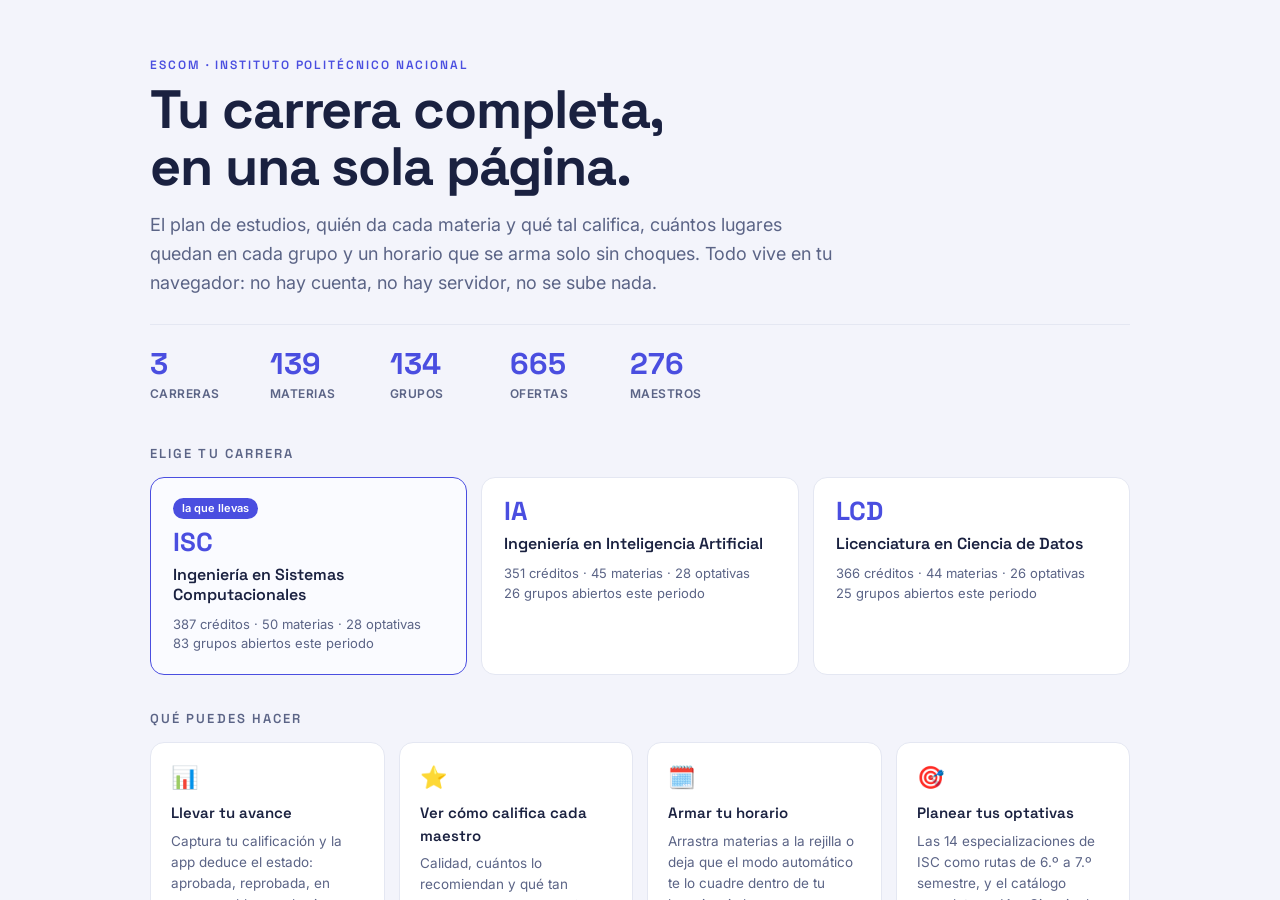
<file: index.html>
<!DOCTYPE html>
<html lang="es">
<head>
  <meta charset="UTF-8">
  <meta name="viewport" content="width=device-width, initial-scale=1.0">
  <title>Avance ESCOM — plan, maestros y horario de ISC, IA y Ciencia de Datos</title>
  <meta name="description" content="Lleva tu avance del plan de estudios de ESCOM-IPN, consulta las calificaciones de 276 maestros y arma tu horario de reinscripción sin choques. Sistemas Computacionales, Inteligencia Artificial y Ciencia de Datos.">
  <meta name="theme-color" content="#f3f4fb" media="(prefers-color-scheme: light)">
  <meta name="theme-color" content="#11131f" media="(prefers-color-scheme: dark)">
  <meta name="color-scheme" content="light dark">
  <meta property="og:type" content="website">
  <meta property="og:title" content="Avance ESCOM — plan, maestros y horario">
  <meta property="og:description" content="Tu avance del plan, las calificaciones de los maestros y tu horario de reinscripción sin choques. ISC, IA y Ciencia de Datos.">
  <meta name="twitter:card" content="summary">
  <link rel="icon" href="favicon.svg" type="image/svg+xml">
  <link rel="manifest" href="manifest.webmanifest">
  <link rel="preconnect" href="https://fonts.googleapis.com">
  <link rel="preconnect" href="https://fonts.gstatic.com" crossorigin>
  <link href="https://fonts.googleapis.com/css2?family=Space+Grotesk:wght@500;600;700&family=Inter:wght@400;500;600&display=swap" rel="stylesheet">
  <link rel="stylesheet" href="styles.css">
  <script>
    // Tema antes del primer pintado: si esto esperara a tema.js, la página
    // parpadearía en claro antes de ponerse oscura.
    (function () {
      try {
        var t = localStorage.getItem("escom_tema");
        if (!t) t = matchMedia("(prefers-color-scheme: dark)").matches ? "oscuro" : "claro";
        document.documentElement.dataset.tema = t;
      } catch (e) { document.documentElement.dataset.tema = "claro"; }
    })();
  </script>
</head>
<body>

  <!-- ===== PORTADA (la primera vez, y cuando pulsas "Inicio") ===== -->
  <section class="portada" id="portada" hidden>
    <div class="pt-wrap">
      <header class="pt-hero">
        <div class="eyebrow">ESCOM · Instituto Politécnico Nacional</div>
        <h1 class="pt-h1">Tu carrera completa,<br>en una sola página.</h1>
        <p class="pt-lead">
          El plan de estudios, quién da cada materia y qué tal califica, cuántos lugares
          quedan en cada grupo y un horario que se arma solo sin choques. Todo vive en tu
          navegador: no hay cuenta, no hay servidor, no se sube nada.
        </p>
        <div class="pt-stats" id="ptStats"></div>
      </header>

      <h2 class="pt-h2">Elige tu carrera</h2>
      <div class="pt-carreras" id="ptCarreras"></div>

      <h2 class="pt-h2">Qué puedes hacer</h2>
      <div class="pt-feats">
        <article class="pt-feat">
          <span class="pt-ico" aria-hidden="true">📊</span>
          <h3>Llevar tu avance</h3>
          <p>Captura tu calificación y la app deduce el estado: aprobada, reprobada,
             en recurse o bloqueada sin tercer intento. Los créditos se cuentan solos.</p>
        </article>
        <article class="pt-feat">
          <span class="pt-ico" aria-hidden="true">⭐</span>
          <h3>Ver cómo califica cada maestro</h3>
          <p>Calidad, cuántos lo recomiendan y qué tan pesado es, con su horario completo
             y el enlace a la fuente. Compara lado a lado a los de una misma materia.</p>
        </article>
        <article class="pt-feat">
          <span class="pt-ico" aria-hidden="true">🗓️</span>
          <h3>Armar tu horario</h3>
          <p>Arrastra materias a la rejilla o deja que el modo automático te lo cuadre
             dentro de tu horario, sin huecos y respetando el tope de 55 créditos.</p>
        </article>
        <article class="pt-feat">
          <span class="pt-ico" aria-hidden="true">🎯</span>
          <h3>Planear tus optativas</h3>
          <p>Las 14 especializaciones de ISC como rutas de 6.º a 7.º semestre, y el
             catálogo completo en IA y Ciencia de Datos.</p>
        </article>
      </div>

      <div class="pt-cta">
        <button class="btn-primary pt-entrar" id="ptEntrar">Entrar</button>
        <span class="pt-cta-hint">Pulsa <kbd>/</kbd> en cualquier momento para buscar una materia o un maestro.</span>
      </div>

      <p class="pt-pie" id="ptPie"></p>
    </div>
  </section>

  <div class="wrap" id="app">

    <header class="hero">
      <div class="herotop">
        <div class="eyebrow">Avance académico · <span id="carreraEyebrow">ISC</span></div>
        <div class="heroacc">
          <button class="iconbtn" id="buscarBtn" title="Buscar (/)" aria-label="Buscar">🔍</button>
          <button class="iconbtn" id="temaBtn" title="Cambiar tema" aria-label="Cambiar tema"></button>
          <button class="iconbtn" id="inicioBtn" title="Ir a la portada" aria-label="Ir a la portada">🏠</button>
          <label class="carrerapick">
            <span>Carrera</span>
            <select id="carreraSel" aria-label="Carrera">
              <option value="ISC">ISC · Sistemas Computacionales</option>
              <option value="IA">IA · Inteligencia Artificial</option>
              <option value="LCD">LCD · Ciencia de Datos</option>
            </select>
          </label>
        </div>
      </div>
      <h1>Mi mapa de la carrera</h1>
    </header>

    <div class="calfranja" id="calFranja" hidden></div>

    <!-- ===== NAVEGACIÓN POR PESTAÑAS ===== -->
    <nav class="tabs" id="tabs">
      <button class="tab active" data-tab="plan">Mi avance</button>
      <button class="tab" data-tab="maestros">Maestros</button>
      <button class="tab" data-tab="horario">Generar horario</button>
      <button class="tab" data-tab="optativas">Optativas</button>
      <button class="tab" data-tab="historial">Historial</button>
      <button class="tab" data-tab="calendario">Calendario</button>
    </nav>

    <!-- ===== PESTAÑA: AVANCE ===== -->
    <section class="tabpane active" id="pane-plan">

      <div class="meterwrap">
        <div class="meterhead">
          <div class="metricbox">
            <div class="big"><span id="creditosOk">0</span><small>de <span id="totalCred">387</span> créditos</small></div>
            <div class="meterlabel">Créditos aprobados</div>
          </div>
          <div class="metricbox">
            <div class="big alt"><span id="promedio">—</span></div>
            <div class="meterlabel">Promedio general</div>
          </div>
          <div class="metricbox">
            <div class="pct"><span id="pctOk">0</span>%</div>
            <div class="meterlabel">Avance total</div>
          </div>
        </div>
        <div class="ribbon" id="ribbon" aria-hidden="true"></div>
        <div class="ribbonkey">Avance basado en materias aprobadas.</div>
      </div>

      <div class="chips" id="chips"></div>

      <div class="toolbar">
        <input class="search" id="search" type="text" placeholder="Buscar materia…" aria-label="Buscar materia">
        <button class="btn" id="backupBtn">Guardar respaldo</button>
        <button class="btn" id="restoreBtn">Cargar respaldo</button>
        <button class="btn" id="resetBtn">Reiniciar</button>
        <input type="file" id="fileInput" accept="application/json" hidden>
      </div>

      <main id="plan"></main>

      <footer>
        <span class="savehint"><span class="blip"></span><span id="saveState">Tu avance se guarda solo en este dispositivo.</span></span><br>
        En las materias <b>pendientes</b> pulsa <b>Maestros</b> para ver quién la imparte y agregarlo a tu horario. En las aprobadas/reprobadas escribe tu calificación.
      </footer>
    </section>

    <!-- ===== PESTAÑA: MAESTROS ===== -->
    <section class="tabpane" id="pane-maestros">
      <div class="pane-head">
        <h2 class="pane-title">Maestros</h2>
        <p class="pane-sub"><b id="profCount">0</b> <span id="profCountTxt">maestros en total</span>. Métricas tomadas del registro oficial (solo lectura).</p>
        <div class="profs-toolbar">
          <input class="search" id="searchProf" type="text" placeholder="Buscar maestro o materia…" aria-label="Buscar maestro">
          <div class="turno-filter" id="turnoFilter" role="group" aria-label="Filtrar por turno">
            <button class="turno-btn active" data-turno="ambos">Ambos</button>
            <button class="turno-btn" data-turno="M">☀️ Matutino</button>
            <button class="turno-btn" data-turno="V">🌙 Vespertino</button>
          </div>
          <label class="sort-wrap">Materias:
            <select id="matsProf" aria-label="Qué materias mostrar">
              <option value="todas">Todas</option>
              <option value="imparte">Solo las que imparte</option>
              <option value="yano">Solo las que ya no</option>
            </select>
          </label>
          <label class="sort-wrap">Ordenar por:
            <select id="sortProf">
              <optgroup label="Maestro">
                <option value="name|asc">Nombre A→Z</option>
                <option value="name|desc">Nombre Z→A</option>
              </optgroup>
              <optgroup label="Calidad">
                <option value="calidad|desc">Calidad — Mayor a menor</option>
                <option value="calidad|asc">Calidad — Menor a mayor</option>
              </optgroup>
              <optgroup label="Lo recomiendan">
                <option value="recomiendan|desc">Recomiendan — Mayor a menor</option>
                <option value="recomiendan|asc">Recomiendan — Menor a mayor</option>
              </optgroup>
              <optgroup label="Dificultad">
                <option value="dificultad|asc">Dificultad — Menor a mayor</option>
                <option value="dificultad|desc">Dificultad — Mayor a menor</option>
              </optgroup>
              <optgroup label="Materias que imparte">
                <option value="imparte|desc">Imparte más materias</option>
                <option value="imparte|asc">Imparte menos materias</option>
                <option value="yano|desc">Más materias que ya no da</option>
              </optgroup>
              <optgroup label="Otros criterios">
                <option value="grupo|asc">Grupo A→Z</option>
                <option value="semestre|asc">Semestre 1→8</option>
                <option value="semestre|desc">Semestre 8→1</option>
                <option value="materia|asc">Materia A→Z</option>
              </optgroup>
            </select>
          </label>
        </div>
        <p class="mats-leyenda">
          <span class="mtag on">Imparte</span>
          <span class="mtag off">Ya no</span>
          Es tu propia nota: pulsa una materia para cambiarla. Arranca con lo que dice el
          registro oficial y se guarda solo en este navegador.
        </p>
      </div>
      <div class="table-wrap" id="profsListWrap">
        <table class="profs-table" id="profsTable">
          <thead id="profsHead"></thead>
          <tbody id="profsBody"></tbody>
        </table>
      </div>
      <div class="prof-detail" id="profDetail" hidden></div>
    </section>

    <!-- ===== PESTAÑA: GENERAR HORARIO ===== -->
    <section class="tabpane" id="pane-horario">
      <div class="pane-head">
        <h2 class="pane-title">Generar horario</h2>
        <p class="pane-sub">Agrega maestros desde tus materias pendientes o reprobadas en la pestaña <b>Mi avance</b>. Aquí se contabilizan los créditos inscritos (máx. <b>55</b>).</p>
      </div>

      <div id="horarioAviso"></div>

      <div class="cred-summary" id="credSummary"></div>

      <!-- P17: Modo Manual vs Automático -->
      <div class="auto-panel">
        <div class="auto-tabs">
          <button class="auto-tab active" data-mode="manual">✋ Manual</button>
          <button class="auto-tab" data-mode="auto">⚡ Automático</button>
        </div>
        <div class="auto-config" data-mode="auto" hidden>
          <div class="auto-row">
            <label>Turno
              <select id="autoTurno">
                <option value="M">☀️ Matutino</option>
                <option value="V">🌙 Vespertino</option>
                <option value="ambos">Ambos</option>
              </select>
            </label>
            <label>Hora entrada
              <input type="time" id="autoEntrada" value="07:00" step="1800">
            </label>
            <label>Hora salida
              <input type="time" id="autoSalida" value="15:00" step="1800">
            </label>
            <label>Máx materias
              <input type="number" id="autoMax" min="1" max="9" value="7">
            </label>
            <button id="autoGenBtn" class="btn-primary">Generar horario automático</button>
            <button id="autoOtraBtn" class="btn" hidden>🎲 Otra opción</button>
          </div>
          <div class="auto-hint"><b>Completa</b> lo que ya metiste a mano: conserva tus materias y agrega las que te <b>faltan</b>, empezando por el semestre más bajo con pendientes y subiendo. Las cuadra dentro de tu ventana de tiempo, <b>sin horas muertas</b> y de forma <b>aleatoria</b> (sin importar calidad del maestro). Créditos de materias <b>bloqueadas</b> reducen tu capacidad. Pulsa <b>🎲 Otra opción</b> para barajar.</div>
          <div class="auto-result" id="autoResult"></div>
        </div>
      </div>

      <div class="horario-actions">
        <button id="exportJpgBtn" class="btn">📷 Exportar JPG</button>
        <button id="exportXlsxBtn" class="btn">📊 Exportar XLSX</button>
        <button id="compartirBtn" class="btn">🔗 Compartir enlace</button>
        <button id="clearHorarioBtn" class="btn-danger">🗑 Borrar todo el horario</button>
      </div>

      <div id="horarioTable"></div>

      <div id="horarioList"></div>
    </section>

    <!-- ========== PESTAÑA 4 · OPTATIVAS ========== -->
    <section class="tabpane" id="pane-optativas">
      <h2 class="pane-title" id="optTitle">Optativas</h2>
      <p class="pane-sub" id="optSub"></p>
      <div id="rutasOpt"></div>
    </section>

    <!-- ========== PESTAÑA 6 · CALENDARIO ACADÉMICO ========== -->
    <section class="tabpane" id="pane-calendario">
      <div class="pane-head">
        <h2 class="pane-title">Calendario académico</h2>
        <p class="pane-sub" id="calSub"></p>
      </div>
      <div id="calPeriodos" class="cal-periodos"></div>
      <div id="calMeses" class="cal-meses"></div>
      <div id="calLeyenda" class="cal-leyenda"></div>
    </section>

    <!-- ========== PESTAÑA 5 · HISTORIAL DE HORARIOS ========== -->
    <section class="tabpane" id="pane-historial">
      <div class="pane-head">
        <h2 class="pane-title">Historial de horarios</h2>
        <p class="pane-sub">Horarios oficiales de periodos pasados, por grupo. Solo lectura.</p>
        <div class="hist-toolbar" id="histToolbar">
          <label>Periodo
            <select id="histPeriodo"></select>
          </label>
          <label>Grupo
            <select id="histGrupo"></select>
          </label>
        </div>
      </div>
      <div id="histGrid"></div>
    </section>

  </div>

  <!-- ===== BUSCADOR GLOBAL (tecla / o Ctrl+K) ===== -->
  <div class="pal" id="pal" hidden>
    <div class="pal-box" role="dialog" aria-modal="true" aria-label="Buscar">
      <input class="pal-input" id="palInput" type="text" autocomplete="off" spellcheck="false"
             placeholder="Busca una materia, un maestro o un grupo…" aria-label="Buscar">
      <div class="pal-res" id="palRes"></div>
      <div class="pal-pie">
        <span><kbd>↑</kbd><kbd>↓</kbd> moverte</span>
        <span><kbd>⏎</kbd> abrir</span>
        <span><kbd>Esc</kbd> cerrar</span>
      </div>
    </div>
  </div>

  <!-- ===== COMPARADOR DE MAESTROS ===== -->
  <div class="modal" id="cmp" hidden>
    <div class="modal-box" role="dialog" aria-modal="true" aria-labelledby="cmpTit">
      <header class="modal-head">
        <h2 id="cmpTit">Comparar maestros</h2>
        <button class="iconbtn" id="cmpCerrar" aria-label="Cerrar">✕</button>
      </header>
      <div class="modal-body" id="cmpBody"></div>
    </div>
  </div>

  <!-- ===== ATAJOS DE TECLADO (tecla ?) ===== -->
  <div class="modal" id="ayuda" hidden>
    <div class="modal-box modal-sm" role="dialog" aria-modal="true" aria-labelledby="ayudaTit">
      <header class="modal-head">
        <h2 id="ayudaTit">Atajos de teclado</h2>
        <button class="iconbtn" id="ayudaCerrar" aria-label="Cerrar">✕</button>
      </header>
      <div class="modal-body">
        <dl class="atajos">
          <dt><kbd>/</kbd> <span>o</span> <kbd>Ctrl</kbd>+<kbd>K</kbd></dt><dd>Buscar materia, maestro o grupo</dd>
          <dt><kbd>1</kbd>…<kbd>6</kbd></dt><dd>Saltar a cada pestaña</dd>
          <dt><kbd>T</kbd></dt><dd>Claro / oscuro</dd>
          <dt><kbd>H</kbd></dt><dd>Volver a la portada</dd>
          <dt><kbd>?</kbd></dt><dd>Esta ayuda</dd>
          <dt><kbd>Esc</kbd></dt><dd>Cerrar lo que esté abierto</dd>
        </dl>
      </div>
    </div>
  </div>

  <!-- Datos (literales). Solo los que hacen falta para el primer pintado;
       cupos.js y maestros_manual.js entran por prefetch e historial.js a
       demanda, los tres desde lazy.js. -->
  <script src="roster.js"></script>
  <script src="metrics.js"></script>
  <script src="schedule.js"></script>
  <script src="calendario.js"></script>
  <script src="planes.js"></script>
  <script src="optativas.js"></script>
  <!-- App (antes app.js, ahora modularizado; el orden reproduce el archivo original) -->
  <script src="lazy.js"></script>
  <script src="data.js"></script>
  <script src="core.js"></script>
  <script src="avance.js"></script>
  <script src="maestros.js"></script>
  <script src="horario.js"></script>
  <script src="optativas-ui.js"></script>
  <script src="auto.js"></script>
  <script src="export.js"></script>
  <script src="historial-ui.js"></script>
  <script src="calendario-ui.js"></script>
  <script src="carrera-ui.js"></script>
  <script src="tema.js"></script>
  <script src="buscador.js"></script>
  <script src="comparador.js"></script>
  <script src="compartir.js"></script>
  <script src="atajos.js"></script>
  <script src="portada.js"></script>
  <script src="init.js"></script>
</body>
</html>
</file>
<file: styles.css>
/* Los colores viven todos aquí: el tema oscuro no es más que redefinirlos.
   Por eso en el resto de la hoja casi no quedan hex sueltos — los únicos que
   sobreviven son texto blanco sobre un fondo de color, que es blanco en los
   dos temas. */
:root {
  --ink: #1a2140;
  --ink-soft: #5b6486;
  --line: #e4e7f2;
  --page: #f3f4fb;
  --card: #ffffff;
  --surface: #fafbff;     /* fondos sutiles: cabeceras de tabla, cajas internas */
  --surface-2: #eef1f6;   /* un punto más marcado: celdas vacías, chips neutros */
  --sombra: rgba(15, 23, 42, .06);
  /* estados */
  --c-pend: #7a8398;  --bg-pend: var(--surface-2);
  --c-apro: #15a06b;  --bg-apro: #d8f5e7;
  --c-repr: #e1483b;  --bg-repr: #fde1de;
  --c-mid:  #d98012;  --bg-mid:  #fdedcf;
  --accent: #4a4ee0;
  --radius: 14px;
  --display: 'Space Grotesk', system-ui, sans-serif;
  --body: 'Inter', system-ui, -apple-system, sans-serif;
}

/* ========== TEMA OSCURO ========== */
/* Lo pone el <script> del <head> antes del primer pintado (data-tema), así que
   no parpadea. Sin preferencia guardada se sigue al sistema. */
:root[data-tema="oscuro"] {
  --ink: #e8eaf6;
  --ink-soft: #9aa3c4;
  --line: #2a2f45;
  --page: #11131f;
  --card: #1a1d2e;
  --surface: #20243a;
  --surface-2: #272c45;
  --sombra: rgba(0, 0, 0, .4);
  --c-pend: #8a93ab;
  --c-apro: #2ecb8c;  --bg-apro: #11392a;
  --c-repr: #ff6b5c;  --bg-repr: #3d1d1b;
  --c-mid:  #f0a63a;  --bg-mid:  #3a2b12;
  --accent: #8b8eff;
}

/* Los chips pastel (dificultad, cupo, turnos, calendario) son texto oscuro
   sobre fondo claro. En oscuro se apagan en bloque en vez de reescribir 30
   reglas: el fondo se funde con la tarjeta y el texto toma el color del chip. */
:root[data-tema="oscuro"] .diftag,
:root[data-tema="oscuro"] .cupo-tag,
:root[data-tema="oscuro"] .tchip,
:root[data-tema="oscuro"] .tbadge,
:root[data-tema="oscuro"] .status-badge,
:root[data-tema="oscuro"] .pd-tag,
:root[data-tema="oscuro"] .permat,
:root[data-tema="oscuro"] .cd:not(.vacia) {
  filter: brightness(.55) saturate(1.5);
}
:root[data-tema="oscuro"] .cd-hoy { filter: none; }
:root[data-tema="oscuro"] .sched-cell { filter: brightness(.62) saturate(1.3); }
:root[data-tema="oscuro"] .sched-cell .cupo-tag { filter: none; }
:root[data-tema="oscuro"] .horario-card { filter: brightness(.75) saturate(1.2); }
:root[data-tema="oscuro"] .conflict-card { background: var(--bg-repr); }
:root[data-tema="oscuro"] img,
:root[data-tema="oscuro"] .pt-ico { filter: none; }

* { box-sizing: border-box; margin: 0; padding: 0; }

/* El atributo hidden lo pone el navegador con `display: none`, que pierde
   contra cualquier `display:` de una clase. Los overlays usan display:flex,
   así que sin esto saldrían siempre abiertos. */
[hidden] { display: none !important; }
html { -webkit-text-size-adjust: 100%; }

body {
  font-family: var(--body);
  background: var(--page);
  color: var(--ink);
  line-height: 1.5;
  padding: clamp(14px, 3vw, 40px);
}
.wrap { max-width: 1040px; margin: 0 auto; }

/* ========== HERO ========== */
header.hero { margin-bottom: 18px; }
.eyebrow {
  font-family: var(--display); font-weight: 600; font-size: 12px;
  letter-spacing: 0.16em; text-transform: uppercase; color: var(--accent); margin-bottom: 8px;
}
h1 {
  font-family: var(--display); font-weight: 700;
  font-size: clamp(26px, 5vw, 40px); line-height: 1.08;
  letter-spacing: -0.01em; max-width: 18ch;
}

/* ========== PESTAÑAS ========== */
.tabs {
  display: flex; gap: 6px; margin-bottom: 22px;
  border-bottom: 2px solid var(--line); flex-wrap: wrap;
}
.tab {
  border: 0; background: none; cursor: pointer;
  font-family: var(--display); font-weight: 600; font-size: 15px;
  color: var(--ink-soft); padding: 12px 16px;
  border-bottom: 3px solid transparent; margin-bottom: -2px;
  transition: color 0.15s, border-color 0.15s;
}
.tab:hover { color: var(--ink); }
.tab.active { color: var(--accent); border-bottom-color: var(--accent); }

.tabpane { display: none; }
.tabpane.active { display: block; animation: fade 0.2s ease; }
@keyframes fade { from { opacity: 0; transform: translateY(4px); } to { opacity: 1; transform: none; } }

/* ========== MEDIDOR (avance) ========== */
.meterwrap {
  background: var(--card); border: 1px solid var(--line);
  border-radius: var(--radius); padding: clamp(16px, 3vw, 24px);
  box-shadow: 0 2px 14px var(--sombra); margin-bottom: 22px;
}
.meterhead {
  display: flex; gap: 24px; flex-wrap: wrap; margin-bottom: 16px;
}
.metricbox { display: flex; flex-direction: column; }
.big { font-family: var(--display); font-weight: 700; font-size: clamp(26px, 5vw, 40px); line-height: 1; letter-spacing: -0.02em; }
.big.alt { color: var(--accent); }
.big small { font-size: 0.4em; font-weight: 600; color: var(--ink-soft); margin-left: 6px; }
.pct { font-family: var(--display); font-weight: 700; font-size: clamp(26px, 5vw, 40px); color: var(--c-apro); line-height: 1; }
.meterlabel { font-size: 12px; color: var(--ink-soft); margin-top: 6px; font-weight: 500; }

/* ========== BARRA-CINTA ========== */
/* P10: barra continua de avance */
.ribbon { width: 100%; height: 18px; border-radius: 999px; overflow: hidden; background: var(--bg-pend); position: relative; }
.ribbon-fill { height: 100%; border-radius: 999px; transition: width 0.4s ease, background 0.4s ease; min-width: 0; }
.ribbonkey { font-size: 12px; color: var(--ink-soft); margin-top: 9px; }

/* ========== CHIPS ========== */
.chips { display: flex; flex-wrap: wrap; gap: 9px; margin: 0 0 8px; }
.chip {
  display: inline-flex; align-items: center; gap: 7px; cursor: pointer;
  border: 1.5px solid var(--line); background: var(--card); border-radius: 999px;
  padding: 7px 13px; font-size: 13.5px; font-weight: 500; color: var(--ink);
  transition: border-color 0.15s, transform 0.05s;
}
.chip:hover { border-color: var(--accent); }
.chip:active { transform: scale(0.97); }
.chip .dot { width: 10px; height: 10px; border-radius: 50%; }
.chip .n { font-family: var(--display); font-weight: 700; }
.chip[aria-pressed="true"] { border-color: var(--ink); background: var(--ink); color: #fff; }
.chip[aria-pressed="true"] .num { color: #fff; }
.dot.pendiente { background: var(--c-pend); }
.dot.aprobada  { background: var(--c-apro); }
.dot.reprobada { background: var(--c-repr); }
.dot.todas     { background: var(--accent); }

/* ========== TOOLBAR ========== */
.toolbar { display: flex; flex-wrap: wrap; gap: 10px; align-items: center; margin: 14px 0 26px; }
.search {
  flex: 1; min-width: 180px; border: 1.5px solid var(--line); border-radius: 10px;
  padding: 9px 13px; font-family: var(--body); font-size: 14px; color: var(--ink); background: var(--card);
}
.search:focus { outline: 2px solid var(--accent); outline-offset: 1px; border-color: transparent; }
.btn {
  border: 1.5px solid var(--line); background: var(--card); border-radius: 10px;
  padding: 9px 14px; font-family: var(--body); font-size: 13.5px; font-weight: 500; color: var(--ink); cursor: pointer;
}
.btn:hover { border-color: var(--accent); }

/* ========== SEMESTRES ========== */
.sem {
  background: var(--card); border: 1px solid var(--line); border-radius: var(--radius);
  margin-bottom: 16px; overflow: hidden; box-shadow: 0 1px 8px var(--sombra);
}
.sem.hidden { display: none; }
.semhead {
  display: flex; align-items: center; justify-content: space-between; gap: 12px;
  padding: 15px clamp(14px, 3vw, 22px); border-bottom: 1px solid var(--line); flex-wrap: wrap;
}
.semtitle { font-family: var(--display); font-weight: 600; font-size: 16px; }
.semmeta { display: flex; align-items: center; gap: 14px; font-size: 12.5px; color: var(--ink-soft); }
.semmeta b { font-family: var(--display); color: var(--ink); }
.minibar { width: 88px; height: 7px; border-radius: 99px; background: var(--bg-pend); overflow: hidden; }
.minibar i { display: block; height: 100%; background: var(--c-apro); width: 0; transition: width 0.3s; }

/* ========== FILAS DE MATERIAS ========== */
.rows { padding: 6px clamp(8px, 2vw, 14px) 12px; }
.subject { border-bottom: 1px solid var(--line); }
.subject:last-child { border-bottom: 0; }
.subject.hidden { display: none; }

.row { display: grid; grid-template-columns: minmax(0, 1fr) auto auto; align-items: center; gap: 12px; padding: 10px 8px; }
.name { font-size: 14.5px; font-weight: 500; display: inline-flex; align-items: center; gap: 8px; flex-wrap: wrap; }
.opttag {
  font-family: var(--display); font-size: 10.5px; font-weight: 700; letter-spacing: 0.06em;
  padding: 2px 7px; border-radius: 999px; background: var(--accent); color: #fff;
}
.diftag {
  font-family: var(--display); font-size: 10px; font-weight: 700;
  padding: 2px 6px; border-radius: 999px; letter-spacing: 0.03em;
}
.diftag[data-dif="relajada"]  { background: #dcfce7; color: #14532d; }
.diftag[data-dif="llevadera"] { background: #dbeafe; color: #1e3a8a; }
.diftag[data-dif="moderada"]  { background: #fef3c7; color: #78350f; }
.diftag[data-dif="pesada"]    { background: #fecaca; color: #991b1b; }
.diftag[data-dif="brutal"]    { background: #7f1d1d; color: #fff; }
.cred { font-family: var(--display); font-weight: 600; font-size: 13px; color: var(--ink-soft); white-space: nowrap; }
.cred::after { content: " cr"; }

.row-controls { display: flex; align-items: center; gap: 8px; }

select.st {
  -webkit-appearance: none; appearance: none; cursor: pointer;
  border: 1.5px solid transparent; border-radius: 999px; padding: 6px 30px 6px 14px;
  font-family: var(--body); font-weight: 600; font-size: 12.5px;
  background-position: right 10px center; background-repeat: no-repeat; background-size: 14px;
  background-image: url("data:image/svg+xml,%3Csvg xmlns='http://www.w3.org/2000/svg' width='14' height='14' viewBox='0 0 24 24' fill='none' stroke='%23555' stroke-width='3'%3E%3Cpath d='M6 9l6 6 6-6'/%3E%3C/svg%3E");
}
select.st:focus { outline: 2px solid var(--accent); outline-offset: 1px; }
select.st[data-st="pendiente"] { background-color: var(--bg-pend); color: var(--c-pend); }
select.st[data-st="aprobada"]  { background-color: var(--bg-apro); color: var(--c-apro); }
select.st[data-st="reprobada"] { background-color: var(--bg-repr); color: var(--c-repr); }

/* calificación */
.calif {
  width: 58px; border: 1.5px solid var(--line); border-radius: 8px; padding: 6px 4px 6px 8px;
  font-family: var(--display); font-weight: 700; font-size: 13px; text-align: center;
  color: var(--ink); background: var(--card); -moz-appearance: textfield;
}
.calif::-webkit-outer-spin-button, .calif::-webkit-inner-spin-button { -webkit-appearance: none; margin: 0; }
.calif:focus { outline: 2px solid var(--accent); outline-offset: 1px; border-color: transparent; }
.calif.hidden, .profsBtn.hidden { display: none; }

/* botón maestros */
.profsBtn {
  border: 1.5px solid var(--line); background: var(--card); border-radius: 999px;
  padding: 6px 12px; font-family: var(--display); font-weight: 600; font-size: 12px;
  color: var(--ink); cursor: pointer; white-space: nowrap; display: inline-flex; align-items: center; gap: 5px;
}
.profsBtn:hover { border-color: var(--accent); color: var(--accent); }
.profsBtn.active { background: var(--accent); border-color: var(--accent); color: #fff; }
.profsBtn .caret { font-size: 10px; }
.profsBtn.active .caret { transform: rotate(180deg); }

/* ========== DROPDOWN DE MAESTROS ========== */
.drop { display: none; padding: 0 8px; }
.drop.open { display: block; padding: 4px 8px 14px; }
.drop-head {
  font-size: 12px; color: var(--ink-soft); font-weight: 600; margin: 6px 0 10px;
  display: flex; align-items: center; justify-content: space-between; gap: 12px; flex-wrap: wrap;
}
.drop-empty { font-size: 13px; color: var(--ink-soft); padding: 14px; background: var(--bg-pend); border-radius: 10px; }
.drop-empty.big { text-align: center; padding: 36px 16px; line-height: 1.7; }
.drop-list { display: grid; grid-template-columns: repeat(auto-fill, minmax(260px, 1fr)); gap: 8px; }

.tcard {
  display: flex; align-items: center; justify-content: space-between; gap: 10px;
  border: 1px solid var(--line); border-radius: 10px; padding: 10px 12px; background: var(--surface);
}
.tcard-main { min-width: 0; }
.tcard-name { font-weight: 600; font-size: 13.5px; line-height: 1.25; }
.tcard-grupo { font-size: 11.5px; color: var(--ink-soft); margin: 2px 0 4px; }
.tcard-sesiones {
  font-family: var(--display);
  font-size: 11.5px;
  font-weight: 600;
  color: var(--ink);
  background: var(--bg-pend);
  padding: 4px 8px;
  border-radius: 6px;
  margin-bottom: 6px;
  display: inline-block;
}
.tcard-metrics { display: flex; gap: 5px; }
.mm {
  font-family: var(--display); font-weight: 700; font-size: 11px;
  padding: 2px 7px; border-radius: 999px; background: var(--bg-pend); color: var(--ink-soft);
}
/* Badge de estado derivado (pendiente/aprobada/reprobada/bloqueada) */
.status-badge {
  display: inline-flex; align-items: center; justify-content: center;
  font-family: var(--display); font-weight: 700; font-size: 11px;
  padding: 5px 10px; border-radius: 999px;
  white-space: nowrap; letter-spacing: 0.02em;
  min-width: 78px; text-align: center;
}
.status-badge[data-st="pendiente"] { background: var(--bg-pend); color: var(--ink-soft); }
.status-badge[data-st="aprobada"]  { background: var(--bg-apro); color: var(--c-apro); }
.status-badge[data-st="reprobada"] { background: var(--bg-repr); color: var(--c-repr); }
.status-badge[data-recurse="1"]    { background: #fdedcf; color: #b45309; }
.status-badge[data-blocked="1"]    { background: #7f1d1d; color: #fff; }
.status-badge[data-inscrita="1"]   { background: #dbeafe; color: #1e40af; }

/* Chip de turno en las tarjetas de oferta (dropdown de inscripción) */
.tchip {
  display: inline-block; vertical-align: middle;
  font-family: var(--display); font-weight: 700; font-size: 10px;
  padding: 2px 7px; border-radius: 999px; white-space: nowrap;
}
.tchip.tm { background: #fdedcf; color: #b45309; }
.tchip.tv { background: #e0e2fb; color: #4338ca; }

.veces {
  -webkit-appearance: none; appearance: none; cursor: pointer;
  border: 1.5px solid var(--line); background: var(--card);
  border-radius: 999px; padding: 5px 26px 5px 12px;
  font-family: var(--body); font-weight: 600; font-size: 12px;
  color: var(--ink);
  background-image: url("data:image/svg+xml,%3Csvg xmlns='http://www.w3.org/2000/svg' width='10' height='10' viewBox='0 0 24 24' fill='none' stroke='%23555' stroke-width='3'%3E%3Cpath d='M6 9l6 6 6-6'/%3E%3C/svg%3E");
  background-repeat: no-repeat; background-position: right 8px center;
}
.veces:focus { outline: 2px solid var(--accent); outline-offset: 1px; }

/* P7/P8: toolbar de la pestaña Maestros */
.profs-toolbar { display: flex; gap: 12px; flex-wrap: wrap; align-items: center; margin-top: 12px; }
.profs-toolbar .search { flex: 1; min-width: 240px; }
.sort-wrap {
  display: inline-flex; align-items: center; gap: 8px;
  font-size: 12.5px; color: var(--ink-soft); font-weight: 600;
}
#sortProf, #matsProf {
  -webkit-appearance: none; appearance: none; cursor: pointer;
  border: 1.5px solid var(--line); background: var(--card);
  border-radius: 999px; padding: 8px 28px 8px 14px;
  font-family: var(--body); font-weight: 600; font-size: 13px; color: var(--ink);
  background-image: url("data:image/svg+xml,%3Csvg xmlns='http://www.w3.org/2000/svg' width='10' height='10' viewBox='0 0 24 24' fill='none' stroke='%23555' stroke-width='3'%3E%3Cpath d='M6 9l6 6 6-6'/%3E%3C/svg%3E");
  background-repeat: no-repeat; background-position: right 10px center;
}
#sortProf:focus, #matsProf:focus { outline: 2px solid var(--accent); outline-offset: 1px; }

/* P16: filtro de turno en Maestros */
.turno-filter { display: inline-flex; gap: 4px; background: var(--bg-pend); border-radius: 999px; padding: 3px; }
.turno-btn {
  border: none; background: transparent; cursor: pointer;
  border-radius: 999px; padding: 7px 13px;
  font-family: var(--body); font-weight: 600; font-size: 12.5px; color: var(--ink-soft);
  transition: background .15s, color .15s;
}
.turno-btn:hover { color: var(--ink); }
.turno-btn.active { background: var(--card); color: var(--accent); box-shadow: 0 1px 3px rgba(0,0,0,.08); }

/* Badges de turno junto al nombre del maestro */
.tbadge {
  display: inline-block; margin-left: 6px; vertical-align: middle;
  font-family: var(--display); font-weight: 700; font-size: 10px; line-height: 1;
  padding: 3px 6px; border-radius: 5px;
}
.tbadge.tm { background: #fdedcf; color: #b45309; }
.tbadge.tv { background: #e0e2fb; color: #4338ca; }

/* P12: colores del valor de promedio en tarjetas */
.cs-val.color-g1 { color: #15803d; }
.cs-val.color-g2 { color: #4d7c0f; }
.cs-val.color-y1 { color: #b45309; }
.cs-val.color-o1 { color: #c2410c; }
.cs-val.color-r1 { color: #b91c1c; }
.cs-val.color-r2 { color: #7f1d1d; }

/* P15: Pestaña Optativas con rutas */
.pane-title { font-family: var(--display); font-weight: 700; font-size: 22px; margin-bottom: 6px; }
.pane-sub { color: var(--ink-soft); font-size: 13.5px; margin-bottom: 18px; max-width: 70ch; }

.opt-resumen {
  display: flex; flex-wrap: wrap; align-items: center; gap: 12px;
  background: var(--card); border: 1px solid var(--line); border-radius: 12px;
  padding: 14px 18px; margin-bottom: 18px;
}
.opt-resumen.empty { color: var(--ink-soft); font-size: 13.5px; }
.opt-count {
  font-family: var(--display); font-weight: 700; font-size: 14px; color: var(--accent);
}
.opt-pills { display: flex; flex-wrap: wrap; gap: 8px; }
.opt-pill {
  background: var(--bg-apro); color: var(--c-apro);
  font-size: 12px; font-weight: 600; padding: 4px 10px; border-radius: 999px;
}
.opt-pill b { font-family: var(--display); font-size: 11px; margin-right: 4px; }

.rutas-grid { display: grid; grid-template-columns: 1fr; gap: 10px; }

.ruta {
  background: var(--card); border: 1.5px solid var(--line); border-radius: 12px;
  padding: 12px 16px; transition: border-color 0.2s, box-shadow 0.2s, background 0.2s;
}
.ruta.elegida {
  border-color: var(--accent); background: linear-gradient(180deg, var(--surface) 0%, var(--card) 100%);
  box-shadow: 0 2px 14px rgba(74, 78, 224, 0.08);
}

.ruta-head { display: flex; align-items: center; gap: 12px; margin-bottom: 12px; }
.ruta-badge {
  display: inline-flex; align-items: center; justify-content: center;
  min-width: 38px; height: 32px; padding: 0 10px;
  background: var(--accent); color: #fff; border-radius: 8px;
  font-family: var(--display); font-weight: 700; font-size: 12.5px; letter-spacing: 0.02em;
}
.ruta.elegida .ruta-badge { background: var(--c-apro); }
.ruta-name { font-family: var(--display); font-weight: 700; font-size: 15px; flex: 1; }
.ruta-chip {
  background: var(--bg-apro); color: var(--c-apro);
  font-size: 11px; font-weight: 700; padding: 4px 10px; border-radius: 999px;
  text-transform: uppercase; letter-spacing: 0.04em;
}

.ruta-pasos { display: grid; grid-template-columns: 1fr auto 1fr; align-items: stretch; gap: 10px; }
.ruta-paso {
  border: 1.5px solid var(--line); border-radius: 10px; padding: 10px 12px;
  background: var(--surface); min-width: 0;
}
.ruta-paso.active { border-color: var(--c-apro); background: #f0fff7; }
.ruta-paso-tag {
  font-family: var(--display); font-size: 10.5px; font-weight: 700;
  color: var(--ink-soft); letter-spacing: 0.06em; margin-bottom: 4px;
}
.ruta-paso.active .ruta-paso-tag { color: var(--c-apro); }
.ruta-paso-name { font-weight: 600; font-size: 13.5px; line-height: 1.3; margin-bottom: 2px; }
.ruta-paso-en { font-size: 11.5px; color: var(--ink-soft); font-style: italic; }
.ruta-flecha {
  display: flex; align-items: center; justify-content: center;
  font-family: var(--display); font-weight: 700; font-size: 22px; color: var(--ink-soft);
}
.ruta.elegida .ruta-flecha { color: var(--c-apro); }

@media (max-width: 620px) {
  .ruta-pasos { grid-template-columns: 1fr; }
  .ruta-flecha { transform: rotate(90deg); }
}

/* P17: Modo Manual / Automático */
.auto-panel {
  background: var(--card); border: 1px solid var(--line);
  border-radius: 12px; padding: 14px 16px; margin-bottom: 18px;
}
.auto-tabs { display: flex; gap: 6px; margin-bottom: 12px; }
.auto-tab {
  border: 1.5px solid var(--line); background: var(--card);
  border-radius: 999px; padding: 7px 16px;
  font-family: var(--display); font-weight: 600; font-size: 13px;
  color: var(--ink-soft); cursor: pointer;
}
.auto-tab.active { background: var(--accent); color: #fff; border-color: var(--accent); }
.auto-row {
  display: flex; flex-wrap: wrap; gap: 12px; align-items: end;
}
.auto-row label {
  display: flex; flex-direction: column; gap: 4px;
  font-size: 11.5px; font-weight: 600; color: var(--ink-soft);
  text-transform: uppercase; letter-spacing: 0.04em;
}
.auto-row input {
  border: 1.5px solid var(--line); background: var(--card);
  border-radius: 10px; padding: 8px 12px;
  font-family: var(--body); font-size: 14px; color: var(--ink); font-weight: 600;
}
.auto-row input:focus { outline: 2px solid var(--accent); outline-offset: 1px; }
.btn-primary {
  background: var(--accent); color: #fff; border: 1.5px solid var(--accent);
  border-radius: 999px; padding: 9px 18px;
  font-family: var(--display); font-weight: 600; font-size: 13px;
  cursor: pointer; transition: background 0.15s;
}
.btn-primary:hover { background: #383bbf; border-color: #383bbf; }
.auto-hint, .auto-warn, .auto-ok {
  font-size: 13px; padding: 10px 14px; border-radius: 10px;
  margin-top: 12px; line-height: 1.5;
}
.auto-hint { background: var(--bg-pend); color: var(--ink-soft); }
.auto-warn { background: var(--bg-repr); color: var(--c-repr); font-weight: 600; }
.auto-ok { background: var(--bg-apro); color: var(--c-apro); font-weight: 600; }

/* P14: botón borrar horario */
.horario-actions { display: flex; justify-content: flex-end; gap: 10px; flex-wrap: wrap; margin-bottom: 14px; }
.btn-danger {
  background: var(--card); border: 1.5px solid var(--c-repr);
  color: var(--c-repr); font-family: var(--display); font-weight: 600;
  font-size: 13px; padding: 8px 16px; border-radius: 999px; cursor: pointer;
  transition: background 0.15s, color 0.15s;
}
.btn-danger:hover { background: var(--c-repr); color: #fff; }

/* P5: paleta 6 colores (calidad/recomiendan/dificultad) */
.mm, .metric-pill {
  display: inline-flex; align-items: center; justify-content: center;
  font-family: var(--display); font-weight: 700; font-size: 12px;
  padding: 3px 9px; border-radius: 999px; min-width: 38px;
}
.metric-pill.g1, .mm.g1 { background: #15803d; color: #fff; }
.metric-pill.g2, .mm.g2 { background: #c7eb6d; color: #2d4f00; }
.metric-pill.y1, .mm.y1 { background: #fde047; color: #5a4400; }
.metric-pill.o1, .mm.o1 { background: #f97316; color: #fff; }
.metric-pill.r1, .mm.r1 { background: #dc2626; color: #fff; }
.metric-pill.r2, .mm.r2 { background: #7f1d1d; color: #fff; }
.metric-pill.na, .mm.na { background: var(--bg-pend); color: var(--ink-soft); }

.addBtn {
  flex-shrink: 0; border: 1.5px solid var(--accent); background: var(--card); color: var(--accent);
  border-radius: 999px; padding: 6px 12px; font-family: var(--display); font-weight: 600;
  font-size: 12px; cursor: pointer; white-space: nowrap; transition: background 0.15s, color 0.15s;
}
.addBtn:hover { background: var(--accent); color: #fff; }
.addBtn.added { background: var(--c-apro); border-color: var(--c-apro); color: #fff; }

/* ========== PANEL GENÉRICO (maestros/horario) ========== */
.pane-head { margin-bottom: 18px; }
.pane-title { font-family: var(--display); font-weight: 700; font-size: clamp(22px, 4vw, 30px); letter-spacing: -0.01em; }
.pane-sub { color: var(--ink-soft); font-size: 14px; margin: 8px 0 14px; max-width: 70ch; }

/* ========== TABLA DE MAESTROS ========== */
.table-wrap {
  background: var(--card); border: 1px solid var(--line); border-radius: var(--radius);
  overflow: auto; box-shadow: 0 1px 8px var(--sombra);
}
.profs-table { width: 100%; border-collapse: collapse; min-width: 640px; }
.profs-table th, .profs-table td { text-align: left; padding: 12px 14px; border-bottom: 1px solid var(--line); vertical-align: middle; }
.profs-table thead th { position: sticky; top: 0; background: var(--surface); z-index: 1; }
.th-label { font-family: var(--display); font-weight: 700; font-size: 13px; margin-bottom: 6px; }
.th-sort { display: flex; gap: 4px; }
.sortbtn {
  border: 1px solid var(--line); background: var(--card); border-radius: 6px;
  padding: 3px 7px; font-size: 10.5px; font-weight: 600; color: var(--ink-soft); cursor: pointer;
}
.sortbtn:hover { border-color: var(--accent); color: var(--accent); }
.sortbtn.on { background: var(--accent); border-color: var(--accent); color: #fff; }

.pname { font-weight: 600; font-size: 14px; }
.pmats { display: flex; flex-wrap: wrap; gap: 5px; margin-top: 6px; max-width: 380px; align-items: center; }

.mtag {
  display: inline-flex; align-items: center; gap: 4px; cursor: pointer; user-select: none;
  font-size: 11px; font-weight: 600; padding: 3px 9px; border-radius: 999px;
  border: 1.5px solid transparent; line-height: 1.3; transition: filter 0.12s;
}
.mtag:hover { filter: brightness(0.95); }
.mtag.on  { background: var(--bg-apro); color: var(--c-apro); border-color: #aee5cd; }
.mtag.off { background: var(--bg-repr); color: var(--c-repr); border-color: #f6bdb7; }
.mtag .mx {
  font-style: normal; font-weight: 700; opacity: 0.7; padding: 0 1px;
  border-radius: 50%; font-size: 12px; line-height: 1;
}
.mtag .mx:hover { opacity: 1; }

.addmat {
  -webkit-appearance: none; appearance: none; cursor: pointer;
  border: 1.5px dashed var(--line); border-radius: 999px; background: var(--card);
  padding: 3px 10px; font-family: var(--display); font-weight: 600; font-size: 11px; color: var(--accent);
}
.addmat:hover { border-color: var(--accent); }
.addmat:focus { outline: 2px solid var(--accent); outline-offset: 1px; }
.metric-input {
  width: 80px; border: 1.5px solid var(--line); border-radius: 8px; padding: 7px 8px;
  font-family: var(--display); font-weight: 700; font-size: 13px; text-align: center;
  color: var(--ink); background: var(--card); -moz-appearance: textfield;
}
.metric-input::-webkit-outer-spin-button, .metric-input::-webkit-inner-spin-button { -webkit-appearance: none; margin: 0; }
.metric-input:focus { outline: 2px solid var(--accent); outline-offset: 1px; border-color: transparent; }
.profs-table tbody tr:hover { background: var(--surface); }

/* ========== HORARIO ========== */
.cred-summary {
  display: grid; grid-template-columns: repeat(4, 1fr); gap: 12px; margin-bottom: 18px;
}
@media (max-width: 720px) { .cred-summary { grid-template-columns: repeat(2, 1fr); } }
.cs-card {
  background: var(--card); border: 1px solid var(--line);
  border-radius: 12px; padding: 16px 18px; min-width: 0;
}
.cs-card.muted { background: var(--bg-pend); }
.cs-card.danger { border-color: var(--c-repr); background: var(--bg-repr); }
.cs-val { font-family: var(--display); font-weight: 700; font-size: 26px; line-height: 1.05; }
.cs-max { font-size: 14px; color: var(--ink-soft); font-weight: 500; }
.cs-label {
  font-size: 11.5px; color: var(--ink-soft); margin-top: 8px; font-weight: 600;
  text-transform: uppercase; letter-spacing: 0.04em;
}
.cs-bloq { font-size: .7rem; color: #dc2626; font-weight: 700; text-transform: none; }
.over-warn {
  width: 100%; background: var(--bg-repr); color: var(--c-repr); font-weight: 600; font-size: 13px;
  padding: 12px 16px; border-radius: 10px; margin-top: 10px; line-height: 1.5;
}
/* ========== REJILLA SEMANAL ========== */
.sched-table {
  width: 100%;
  border-collapse: separate;
  border-spacing: 4px;
  margin-bottom: 22px;
  table-layout: fixed;
}
.sched-table thead th {
  font-family: var(--display);
  font-weight: 700;
  font-size: 12px;
  text-transform: uppercase;
  letter-spacing: 0.08em;
  color: var(--ink-soft);
  padding: 6px 4px;
  background: transparent;
}
.sched-table thead th.sched-hora { width: 70px; }
.sched-table .sched-hora {
  font-family: var(--display);
  font-weight: 700;
  font-size: 10.5px;
  color: var(--ink-soft);
  text-align: center;
  white-space: nowrap;
  padding: 6px 4px;
  vertical-align: middle;
  background: var(--bg-pend);
  border-radius: 6px;
}
.sched-table tbody td {
  background: var(--surface);
  border-radius: 8px;
  padding: 0;
  vertical-align: top;
  height: 78px;
}
.sched-table td.sched-empty { background: var(--surface-2); }
.sched-cell {
  border-left: 4px solid;
  border-radius: 8px;
  padding: 9px 11px;
  height: 100%;
  min-height: 78px;
  display: flex;
  flex-direction: column;
  justify-content: center;
  gap: 4px;
  overflow: hidden;
}
.sched-mat {
  font-family: var(--display);
  font-weight: 700;
  font-size: 12px;
  line-height: 1.25;
  display: -webkit-box;
  -webkit-line-clamp: 2;
  -webkit-box-orient: vertical;
  overflow: hidden;
}
.sched-meta {
  font-size: 10.5px;
  font-weight: 600;
  opacity: 0.8;
  line-height: 1.3;
}
.sched-conflict {
  background: var(--bg-repr) !important;
  outline: 2px solid var(--c-repr);
  outline-offset: -2px;
}
.sched-conflict .sched-cell { border-radius: 4px; margin: 2px; }
.sched-conflict .sched-cell + .sched-cell { margin-top: 0; }
.sched-receso td {
  background: transparent !important;
  text-align: center;
  font-family: var(--display);
  font-weight: 600;
  font-size: 11.5px;
  color: var(--ink-soft);
  padding: 6px;
  height: auto !important;
  letter-spacing: 0.04em;
}

@media (max-width: 720px) {
  .sched-table { font-size: 10px; }
  .sched-table thead th.sched-hora { width: 52px; }
  .sched-mat { font-size: 10px; }
  .sched-meta { font-size: 9px; }
}

.hcard {
  display: flex; align-items: flex-start; justify-content: space-between; gap: 12px;
  background: var(--card); border: 1px solid var(--line); border-radius: 12px;
  padding: 14px 16px; margin-bottom: 10px;
}
.hcard-top { display: flex; align-items: center; gap: 10px; flex-wrap: wrap; margin-bottom: 5px; }
.hcard-mat { font-family: var(--display); font-weight: 700; font-size: 15px; }
.hcard-cred { font-family: var(--display); font-weight: 600; font-size: 12px; color: var(--ink-soft); }
.tipo-tag { font-size: 10.5px; font-weight: 700; padding: 2px 8px; border-radius: 999px; text-transform: uppercase; letter-spacing: 0.05em; }
.tipo-tag.nueva { background: var(--bg-apro); color: var(--c-apro); }
.tipo-tag.recurse { background: var(--bg-repr); color: var(--c-repr); }
.hcard-prof { font-size: 13px; color: var(--ink); margin-bottom: 6px; }
.hcard-grupo { color: var(--ink-soft); }
.hcard-ses {
  font-family: var(--display);
  font-size: 12px;
  font-weight: 600;
  color: var(--ink);
  background: var(--bg-pend);
  padding: 5px 10px;
  border-radius: 6px;
  margin-bottom: 8px;
  display: inline-block;
}
.hcard.conflict {
  border-color: var(--c-repr);
  background: #fff5f4;
}
.conflict-tag {
  background: var(--bg-repr);
  color: var(--c-repr);
  font-size: 10.5px;
  font-weight: 700;
  padding: 2px 8px;
  border-radius: 999px;
  text-transform: uppercase;
  letter-spacing: 0.05em;
}
.hdel {
  flex-shrink: 0; width: 30px; height: 30px; border: 1.5px solid var(--line); background: var(--card);
  border-radius: 999px; cursor: pointer; color: var(--ink-soft); font-size: 13px;
}
.hdel:hover { border-color: var(--c-repr); color: var(--c-repr); }

/* ========== FOOTER ========== */
footer { margin-top: 30px; font-size: 12px; color: var(--ink-soft); text-align: center; line-height: 1.7; }
.savehint { display: inline-flex; align-items: center; gap: 6px; }
.savehint .blip { width: 7px; height: 7px; border-radius: 50%; background: var(--c-apro); }

/* ========== RESPONSIVE ========== */
@media (max-width: 560px) {
  .row { grid-template-columns: 1fr auto; grid-template-areas: "name cred" "ctrl ctrl"; row-gap: 8px; }
  .name { grid-area: name; }
  .cred { grid-area: cred; text-align: right; }
  .row-controls { grid-area: ctrl; justify-self: start; flex-wrap: wrap; }
}
@media (prefers-reduced-motion: reduce) { * { transition: none !important; animation: none !important; } }

/* ===== Vista detalle de maestro ===== */
.prof-link {
  color: inherit;
  text-decoration: none;
  border-bottom: 1px dashed rgba(15,23,42,.35);
  cursor: pointer;
  transition: color .15s, border-color .15s;
}
.prof-link:hover { color: #2563eb; border-bottom-color: #2563eb; }
.tcard-name .prof-link { font-weight: inherit; }

.prof-detail {
  background: var(--card);
  border-radius: 14px;
  padding: 24px 28px;
  box-shadow: 0 6px 24px var(--sombra);
  margin-top: 8px;
}
.pd-head {
  display: flex;
  align-items: flex-start;
  gap: 16px;
  flex-wrap: wrap;
  margin-bottom: 18px;
}
.pd-back {
  flex-shrink: 0;
}
.pd-title-wrap { flex: 1; min-width: 240px; }
.pd-title {
  font-family: var(--display);
  font-size: 26px;
  margin: 0 0 6px 0;
  letter-spacing: -.01em;
}
.pd-sub {
  display: flex;
  align-items: center;
  gap: 8px;
  flex-wrap: wrap;
  font-size: 13px;
  color: var(--ink-soft);
}
.pd-turno { font-weight: 600; color: var(--ink); }
.pd-link {
  color: #2563eb;
  text-decoration: none;
  font-weight: 600;
}
.pd-link:hover { text-decoration: underline; }
.pd-tag {
  font-family: var(--display);
  font-size: 10px;
  font-weight: 700;
  padding: 2px 7px;
  border-radius: 999px;
  text-transform: uppercase;
  letter-spacing: .04em;
}
.pd-tag.manual  { background: #ecfeff; color: #155e75; }
.pd-tag.oficial { background: var(--surface-2); color: var(--ink-soft); }

.pd-metrics {
  display: grid;
  grid-template-columns: repeat(3, 1fr);
  gap: 14px;
  margin: 18px 0 26px 0;
}
.pd-m {
  background: var(--surface);
  border-radius: 10px;
  padding: 14px 16px;
  display: flex;
  flex-direction: column;
  gap: 8px;
  align-items: flex-start;
}
.pd-m-label {
  font-family: var(--display);
  font-size: 11px;
  font-weight: 700;
  color: var(--ink-soft);
  text-transform: uppercase;
  letter-spacing: .06em;
}
.pd-m .metric-pill { font-size: 16px; padding: 6px 12px; }

.pd-section {
  font-family: var(--display);
  font-size: 14px;
  margin: 8px 0 12px 0;
  color: var(--ink-soft);
  text-transform: uppercase;
  letter-spacing: .06em;
}

.prof-sched {
  width: 100%;
  border-collapse: collapse;
  font-size: 13.5px;
}
.prof-sched th {
  text-align: left;
  font-family: var(--display);
  font-size: 11px;
  font-weight: 700;
  text-transform: uppercase;
  letter-spacing: .05em;
  color: var(--ink-soft);
  padding: 8px 10px;
  border-bottom: 2px solid var(--line);
  background: var(--surface);
}
.prof-sched td {
  padding: 10px;
  border-bottom: 1px solid var(--surface-2);
}
.prof-sched tr:hover td { background: var(--surface); }

@media (max-width: 720px) {
  .pd-metrics { grid-template-columns: 1fr; }
  .prof-sched { font-size: 12px; }
  .prof-sched th, .prof-sched td { padding: 6px 6px; }
}

/* ===== Apartado Fuentes (detalle de maestro) ===== */
.pd-fuentes { list-style: none; margin: 0; padding: 0; display: flex; flex-direction: column; gap: 10px; }
.pd-fuente {
  display: flex;
  align-items: center;
  gap: 14px;
  padding: 14px 16px;
  background: var(--surface);
  border: 1px solid var(--line);
  border-radius: 12px;
  text-decoration: none;
  color: inherit;
  transition: border-color .15s, background .15s, transform .05s;
}
.pd-fuente:hover { border-color: #2563eb; background: #eff6ff; }
.pd-fuente:active { transform: translateY(1px); }
.pd-fuente-ico { font-size: 20px; flex-shrink: 0; }
.pd-fuente-txt { flex: 1; min-width: 0; display: flex; flex-direction: column; gap: 2px; }
.pd-fuente-txt b { font-family: var(--display); font-size: 14px; color: var(--ink); }
.pd-fuente-url {
  font-size: 12px;
  color: var(--ink-soft);
  white-space: nowrap;
  overflow: hidden;
  text-overflow: ellipsis;
}
.pd-fuente-go {
  flex-shrink: 0;
  font-family: var(--display);
  font-size: 12px;
  font-weight: 700;
  color: #2563eb;
  background: #dbeafe;
  padding: 5px 12px;
  border-radius: 999px;
}
@media (max-width: 720px) {
  .pd-fuente-go { display: none; }
}

/* ===== Etiqueta de cupos (ocupabilidad) ===== */
.cupo-tag {
  display: inline-block;
  font-family: var(--display);
  font-size: 10px;
  font-weight: 700;
  padding: 2px 7px;
  border-radius: 999px;
  letter-spacing: 0.02em;
  white-space: nowrap;
  vertical-align: middle;
}
.cupo-tag[data-cupo="ok"]   { background: #dcfce7; color: #166534; }
.cupo-tag[data-cupo="low"]  { background: #fef3c7; color: #92400e; }
.cupo-tag[data-cupo="full"] { background: #fee2e2; color: #991b1b; }
/* En la rejilla del horario: más compacta y sobre fondo de color */
.sched-cell .cupo-tag {
  font-size: 9px;
  padding: 1px 5px;
  margin-top: 2px;
  background: rgba(255,255,255,.85);
  color: #1e293b;
}
.sched-cell .cupo-tag[data-cupo="full"] { background: rgba(220,38,38,.92); color: #fff; }
.sched-cell .cupo-tag[data-cupo="low"]  { background: rgba(245,158,11,.92); color: #fff; }

/* ===== Pestaña Historial de horarios ===== */
.hist-toolbar { display: flex; gap: 16px; flex-wrap: wrap; margin-top: 10px; }
.hist-toolbar label {
  display: flex; align-items: center; gap: 8px;
  font-family: var(--display); font-size: 12px; font-weight: 600; color: var(--ink-soft);
}
.hist-toolbar select {
  font: inherit; padding: 7px 10px; border-radius: 8px;
  border: 1px solid var(--line); background: var(--card); min-width: 110px;
}
.hist-head-row { margin: 6px 0 10px; }
.hist-list { display: grid; grid-template-columns: repeat(auto-fill, minmax(260px, 1fr)); gap: 10px; }
.hist-item {
  background: var(--surface); border: 1px solid var(--line); border-radius: 10px;
  padding: 10px 12px; display: flex; flex-direction: column; gap: 2px; font-size: 13px;
}
.hist-item b { font-family: var(--display); font-size: 12.5px; }
.hist-prof { color: var(--ink-soft); }
.hist-meta { color: var(--ink-soft); font-size: 12px; }

/* ===== Materias por periodo en la ficha del maestro (verde=27/1, rojo=dejó) ===== */
.permat-legend { display: flex; flex-wrap: wrap; gap: 10px; margin-bottom: 12px; }
.permat-legend .permat { font-size: 10px; padding: 4px 10px; }
.permats { display: flex; flex-wrap: wrap; gap: 10px; }
.permat {
  display: flex; flex-direction: column; gap: 7px;
  font-family: var(--display); font-size: 13px; font-weight: 600;
  padding: 10px 12px; border-radius: 12px; border: 1px solid transparent;
}
.permat.on  { background: #f0fdf4; color: #166534; border-color: #bbf7d0; }
.permat.off { background: #fef2f2; color: #991b1b; border-color: #fecaca; }
.permat-grupos { display: flex; flex-wrap: wrap; gap: 6px; }
.permat-grupo { display: inline-flex; align-items: center; gap: 5px; font-size: 11px; font-weight: 600; opacity: .95; }

/* ===== Selector de carrera (header) ===== */
.herotop {
  display: flex; align-items: flex-start; justify-content: space-between;
  gap: 16px; flex-wrap: wrap;
}
.carrerapick {
  display: flex; align-items: center; gap: 8px;
  font-family: var(--display); font-size: 11px; font-weight: 600;
  letter-spacing: 0.12em; text-transform: uppercase; color: var(--ink-soft);
}
.carrerapick select {
  font-family: var(--body); font-size: 13px; font-weight: 500;
  letter-spacing: 0; text-transform: none; color: var(--ink);
  padding: 7px 10px; border-radius: 10px;
  border: 1px solid var(--line); background: var(--card); cursor: pointer;
}
.carrerapick select:focus { outline: 2px solid var(--accent); outline-offset: 1px; }
.opt-nota {
  background: var(--surface); border: 1px solid var(--line); border-left: 3px solid var(--accent);
  border-radius: 0 10px 10px 0; padding: 10px 14px; margin-bottom: 14px;
  font-size: 13px; color: var(--ink-soft); line-height: 1.5;
}

/* Badge de carrera junto al nombre del maestro (filtro "Todas") */
.cbadge {
  display: inline-block; margin-left: 5px; vertical-align: middle;
  font-family: var(--display); font-weight: 700; font-size: 9.5px; line-height: 1;
  letter-spacing: .04em; padding: 3px 5px; border-radius: 5px;
  background: var(--surface-2); color: #5b6486; border: 1px solid transparent;
}
.cbadge.propia { background: #e8e8fb; color: var(--accent); border-color: #c9c9f5; }

/* ===== Franja del calendario académico ===== */
.calfranja {
  display: flex; align-items: center; flex-wrap: wrap; gap: 8px 18px;
  background: var(--card); border: 1px solid var(--line); border-radius: 12px;
  padding: 11px 16px; margin: 0 0 18px; font-size: 13px; color: var(--ink-soft);
}
.cf-periodo {
  font-family: var(--display); font-weight: 700; font-size: 13px;
  letter-spacing: .04em; color: var(--accent);
  background: #eef0fd; border-radius: 7px; padding: 4px 9px;
}
.cf-sem { font-weight: 500; }
.cf-hito { margin-left: auto; color: var(--ink); }
.cf-hito b { font-family: var(--display); font-weight: 700; color: var(--accent); }
.cf-fecha { color: var(--ink-soft); font-size: 12px; margin-left: 4px; }
.cf-hoy {
  color: var(--c-repr); background: var(--bg-repr);
  border-radius: 7px; padding: 4px 9px; font-weight: 500;
}

/* Fecha y días inhábiles en la cabecera de la rejilla */
.ghd-fecha { display: block; font-size: 10.5px; font-weight: 500; color: var(--ink-soft); margin-top: 2px; }
th.ghd-inhabil { background: var(--bg-pend); color: var(--c-pend); }
th.ghd-inhabil .ghd-fecha { color: var(--c-pend); }
th.ghd-hoy .ghd-fecha { color: var(--accent); font-weight: 700; }

/* ===== Pestaña Calendario ===== */
.cal-periodos { display: grid; grid-template-columns: repeat(auto-fit, minmax(230px, 1fr)); gap: 12px; margin-bottom: 22px; }
.cal-periodo {
  background: var(--card); border: 1px solid var(--line); border-radius: 12px; padding: 13px 15px;
}
.cal-periodo.actual { border-color: var(--accent); box-shadow: 0 0 0 1px var(--accent); }
.cal-periodo.pasado { opacity: .62; }
.cal-periodo header {
  font-family: var(--display); font-weight: 700; font-size: 16px; color: var(--ink);
  display: flex; align-items: center; gap: 8px; margin-bottom: 9px;
}
.cp-chip {
  font-size: 10px; font-weight: 700; letter-spacing: .06em; text-transform: uppercase;
  color: var(--accent); background: #eef0fd; border-radius: 6px; padding: 3px 7px;
}
.cp-row { display: flex; justify-content: space-between; gap: 10px; font-size: 12.5px; padding: 3px 0; }
.cp-row span { color: var(--ink-soft); }
.cp-row b { font-weight: 500; color: var(--ink); }

.cal-meses { display: grid; grid-template-columns: repeat(auto-fit, minmax(210px, 1fr)); gap: 16px; }
.cal-mes { background: var(--card); border: 1px solid var(--line); border-radius: 12px; padding: 11px 12px 13px; }
.cal-mes-tit {
  font-family: var(--display); font-weight: 700; font-size: 13px; text-transform: uppercase;
  letter-spacing: .08em; color: var(--ink); text-align: center; margin-bottom: 8px;
}
.cal-mes-tit span { color: var(--ink-soft); font-weight: 500; }
.cal-dow, .cal-dias { display: grid; grid-template-columns: repeat(7, 1fr); gap: 2px; }
.cal-dow span {
  text-align: center; font-size: 10px; font-weight: 700; color: var(--ink-soft);
  letter-spacing: .04em; padding-bottom: 3px;
}
.cd {
  display: flex; align-items: center; justify-content: center;
  aspect-ratio: 1; border-radius: 6px; font-size: 11.5px; color: var(--ink);
  border: 1px solid transparent;
}
.cd.vacia { visibility: hidden; }
.cd-hoy { outline: 2px solid var(--accent); outline-offset: -2px; font-weight: 700; }

.cd.t-reins    { background: #1f8a4c; color: #fff; font-weight: 600; }
.cd.t-inicio   { background: #d8f5e7; color: #0d5c33; font-weight: 700; border-color: #1f8a4c; }
.cd.t-fin      { background: #fde1de; color: #9b1c12; font-weight: 700; border-color: #e1483b; }
.cd.t-ord      { background: #5b2d9e; color: #fff; font-weight: 600; }
.cd.t-ext      { background: #f7d94b; color: #5c4a00; font-weight: 600; }
.cd.t-inscets  { background: #16214d; color: #fff; font-weight: 600; }
.cd.t-ets      { background: #9ad6f3; color: #0d3c52; font-weight: 600; }
.cd.t-saberes  { background: #fbcfae; color: #7a3d12; }
.cd.t-ipn      { background: #7a1838; color: #fff; font-weight: 600; }
.cd.t-descanso { background: #cfd3dd; color: #3f465c; font-weight: 600; }
.cd.t-sindical { border-color: #3a7bd5; color: #1d4e8f; border-radius: 999px; font-weight: 600; }
.cd.t-vacas    { background: #ebecf1; color: #767d92; }
.cd.t-plan     { border-color: #e1483b; color: #8c2c22; }

.cal-leyenda { display: flex; flex-wrap: wrap; gap: 8px 20px; margin-top: 20px; }
.cl-item { display: flex; align-items: center; gap: 7px; font-size: 12.5px; color: var(--ink-soft); }
.cl-item .cd { width: 17px; aspect-ratio: auto; height: 17px; flex: 0 0 17px; }

/* ============================================================
   PORTADA
   ============================================================ */
.portada {
  position: fixed; inset: 0; z-index: 60; overflow-y: auto;
  background: var(--page);
  padding: clamp(20px, 5vw, 56px) clamp(16px, 4vw, 40px);
  animation: fade 0.25s ease;
}
.pt-wrap { max-width: 980px; margin: 0 auto; }
.pt-hero { margin-bottom: 40px; }
.pt-h1 {
  font-family: var(--display); font-weight: 700;
  font-size: clamp(30px, 6.5vw, 54px); line-height: 1.05;
  letter-spacing: -0.02em; margin: 6px 0 16px;
}
.pt-lead {
  font-size: clamp(15px, 2.2vw, 18px); color: var(--ink-soft);
  max-width: 62ch; line-height: 1.6;
}
.pt-stats {
  display: flex; flex-wrap: wrap; gap: 10px 28px; margin-top: 26px;
  padding-top: 22px; border-top: 1px solid var(--line);
}
.pt-stat { min-width: 92px; }
.pt-stat b {
  display: block; font-family: var(--display); font-weight: 700;
  font-size: clamp(22px, 4vw, 30px); line-height: 1.1; color: var(--accent);
}
.pt-stat span {
  font-size: 12px; letter-spacing: 0.04em; text-transform: uppercase;
  color: var(--ink-soft); font-weight: 600;
}
.pt-h2 {
  font-family: var(--display); font-weight: 600; font-size: 13px;
  letter-spacing: 0.16em; text-transform: uppercase; color: var(--ink-soft);
  margin: 34px 0 14px;
}
.pt-carreras {
  display: grid; gap: 14px;
  grid-template-columns: repeat(auto-fit, minmax(240px, 1fr));
}
.pt-car {
  text-align: left; cursor: pointer; font: inherit; color: inherit;
  background: var(--card); border: 1.5px solid var(--line);
  border-radius: var(--radius); padding: 20px 22px;
  display: flex; flex-direction: column; gap: 10px;
  transition: border-color .18s, transform .18s, box-shadow .18s;
}
.pt-car:hover, .pt-car:focus-visible {
  border-color: var(--accent); transform: translateY(-2px);
  box-shadow: 0 6px 22px var(--sombra); outline: none;
}
.pt-car-sig {
  font-family: var(--display); font-weight: 700; font-size: 26px;
  color: var(--accent); line-height: 1;
}
.pt-car-nom { font-family: var(--display); font-weight: 600; font-size: 16px; line-height: 1.25; }
.pt-car-meta { font-size: 13px; color: var(--ink-soft); line-height: 1.5; }
.pt-car.activa { border-color: var(--accent); background: var(--surface); }
.pt-car-chip {
  align-self: flex-start; font-size: 11px; font-weight: 600;
  background: var(--accent); color: #fff; border-radius: 999px; padding: 2px 9px;
}
.pt-feats {
  display: grid; gap: 14px;
  grid-template-columns: repeat(auto-fit, minmax(230px, 1fr));
}
.pt-feat {
  background: var(--card); border: 1px solid var(--line);
  border-radius: var(--radius); padding: 18px 20px;
}
.pt-ico { font-size: 22px; display: block; margin-bottom: 8px; }
.pt-feat h3 { font-family: var(--display); font-size: 15px; font-weight: 600; margin-bottom: 6px; }
.pt-feat p { font-size: 13.5px; color: var(--ink-soft); line-height: 1.55; }
.pt-cta {
  margin: 36px 0 18px; display: flex; align-items: center;
  gap: 16px; flex-wrap: wrap;
}
.pt-entrar { font-size: 16px; padding: 13px 34px; }
.pt-cta-hint { font-size: 13px; color: var(--ink-soft); }
.pt-pie {
  font-size: 12.5px; color: var(--ink-soft); line-height: 1.6;
  border-top: 1px solid var(--line); padding-top: 18px;
}

/* ============================================================
   BOTONES DE ICONO DEL HEADER
   ============================================================ */
.heroacc { display: flex; align-items: center; gap: 8px; flex-wrap: wrap; }
.iconbtn {
  font: inherit; font-size: 15px; line-height: 1; cursor: pointer;
  background: var(--card); color: var(--ink);
  border: 1px solid var(--line); border-radius: 9px;
  width: 34px; height: 34px; display: grid; place-items: center;
  transition: border-color .15s, background .15s;
}
.iconbtn:hover { border-color: var(--accent); background: var(--surface); }

/* ============================================================
   BUSCADOR GLOBAL
   ============================================================ */
.pal {
  position: fixed; inset: 0; z-index: 90;
  background: rgba(10, 12, 22, .45);
  display: flex; justify-content: center;
  padding: clamp(40px, 12vh, 120px) 16px 16px;
  animation: fade .12s ease;
}
.pal-box {
  background: var(--card); border: 1px solid var(--line);
  border-radius: var(--radius); box-shadow: 0 20px 60px rgba(0,0,0,.25);
  width: 100%; max-width: 620px; max-height: 70vh;
  display: flex; flex-direction: column; overflow: hidden;
}
.pal-input {
  font: inherit; font-size: 16px; padding: 17px 20px;
  border: 0; border-bottom: 1px solid var(--line);
  background: none; color: var(--ink); outline: none;
}
.pal-res { overflow-y: auto; flex: 1; }
.pal-grupo {
  font-family: var(--display); font-size: 11px; font-weight: 600;
  letter-spacing: .12em; text-transform: uppercase; color: var(--ink-soft);
  padding: 12px 20px 5px;
}
.pal-item {
  display: flex; align-items: center; gap: 12px; width: 100%;
  padding: 9px 20px; cursor: pointer; border: 0; background: none;
  font: inherit; color: inherit; text-align: left;
}
.pal-item:hover, .pal-item.sel { background: var(--surface); }
.pal-item.sel { box-shadow: inset 3px 0 0 var(--accent); }
.pal-ico { font-size: 15px; width: 20px; text-align: center; flex: none; }
.pal-txt { min-width: 0; flex: 1; }
.pal-t { font-size: 14px; font-weight: 500; white-space: nowrap; overflow: hidden; text-overflow: ellipsis; }
.pal-s { font-size: 12px; color: var(--ink-soft); white-space: nowrap; overflow: hidden; text-overflow: ellipsis; }
.pal-vacio { padding: 28px 20px; text-align: center; color: var(--ink-soft); font-size: 14px; }
.pal-pie {
  display: flex; gap: 16px; padding: 9px 20px;
  border-top: 1px solid var(--line); background: var(--surface);
  font-size: 11.5px; color: var(--ink-soft);
}
kbd {
  font-family: var(--display); font-size: 11px; font-weight: 600;
  background: var(--card); border: 1px solid var(--line);
  border-bottom-width: 2px; border-radius: 5px; padding: 1px 5px; margin: 0 1px;
}

/* ============================================================
   MODALES (comparador y ayuda)
   ============================================================ */
.modal {
  position: fixed; inset: 0; z-index: 85;
  background: rgba(10, 12, 22, .45);
  display: flex; align-items: center; justify-content: center;
  padding: 16px; animation: fade .12s ease;
}
.modal-box {
  background: var(--card); border-radius: var(--radius);
  width: 100%; max-width: 940px; max-height: 88vh;
  display: flex; flex-direction: column; overflow: hidden;
  box-shadow: 0 20px 60px rgba(0,0,0,.25);
}
.modal-sm { max-width: 460px; }
.modal-head {
  display: flex; align-items: center; justify-content: space-between;
  gap: 12px; padding: 16px 20px; border-bottom: 1px solid var(--line);
}
.modal-head h2 { font-family: var(--display); font-size: 17px; font-weight: 600; }
.modal-body { overflow-y: auto; padding: 18px 20px 22px; }

.cmp-sub { font-size: 13px; color: var(--ink-soft); margin-bottom: 14px; }
.cmp-grid { display: grid; gap: 12px; grid-template-columns: repeat(auto-fit, minmax(215px, 1fr)); }
.cmp-card {
  border: 1.5px solid var(--line); border-radius: 12px; padding: 14px 15px;
  display: flex; flex-direction: column; gap: 9px; background: var(--surface);
}
.cmp-card.mejor { border-color: var(--c-apro); }
.cmp-nom { font-family: var(--display); font-weight: 600; font-size: 14px; line-height: 1.3; }
.cmp-mejor-chip {
  align-self: flex-start; font-size: 10.5px; font-weight: 600;
  background: var(--c-apro); color: #fff; border-radius: 999px; padding: 1px 8px;
}
.cmp-metricas { display: flex; gap: 6px; flex-wrap: wrap; }
.cmp-metrica { text-align: center; flex: 1; min-width: 56px; }
.cmp-metrica span {
  display: block; font-size: 9.5px; text-transform: uppercase;
  letter-spacing: .03em; color: var(--ink-soft); font-weight: 600; margin-bottom: 3px;
  white-space: nowrap; overflow: hidden; text-overflow: ellipsis;
}
.cmp-grupos { display: flex; flex-direction: column; gap: 5px; font-size: 12px; }
.cmp-grupo { display: flex; align-items: center; gap: 6px; flex-wrap: wrap; color: var(--ink-soft); }
.cmp-grupo b { color: var(--ink); font-family: var(--display); }
.cmp-sin { font-size: 12px; color: var(--ink-soft); font-style: italic; }
.cmp-vacio { padding: 20px 0; color: var(--ink-soft); font-size: 14px; }
.cmpBtn {
  font: inherit; font-size: 12px; cursor: pointer;
  background: none; border: 1px solid var(--line); border-radius: 8px;
  padding: 5px 11px; color: var(--ink-soft);
}
.cmpBtn:hover { border-color: var(--accent); color: var(--accent); }

.atajos { display: grid; grid-template-columns: auto 1fr; gap: 10px 18px; align-items: center; }
.atajos dt { white-space: nowrap; }
.atajos dt span { font-size: 11px; color: var(--ink-soft); }
.atajos dd { font-size: 13.5px; color: var(--ink-soft); }

/* ============================================================
   COMPARTIR HORARIO
   ============================================================ */
.compartido {
  display: flex; align-items: center; gap: 12px; flex-wrap: wrap;
  background: var(--surface); border: 1px solid var(--accent);
  border-left-width: 3px; border-radius: 10px;
  padding: 12px 16px; margin-bottom: 14px; font-size: 13.5px;
}
.compartido b { font-family: var(--display); }
.compartido .btn { padding: 6px 12px; font-size: 12.5px; }

@media (max-width: 560px) {
  .herotop { flex-direction: column; align-items: flex-start; gap: 10px; }
  .pal { padding-top: 24px; }
  .atajos { grid-template-columns: 1fr; gap: 4px 0; }
  .atajos dd { margin-bottom: 8px; }
}
.pd-solo {
  font-family: var(--body); font-size: 11px; font-weight: 600;
  text-transform: none; letter-spacing: 0;
  background: var(--surface-2); color: var(--ink-soft);
  border-radius: 999px; padding: 2px 9px; margin-left: 8px;
}

/* Leyenda de los colores de materia en la pestaña Maestros.
   Antes solo lo decía el tooltip, o sea que no lo decía. */
.mats-leyenda {
  display: flex; align-items: center; gap: 8px; flex-wrap: wrap;
  font-size: 12px; color: var(--ink-soft); margin-top: 12px;
  padding-top: 11px; border-top: 1px solid var(--line);
}
.mats-leyenda .mtag { cursor: default; }
</file>
